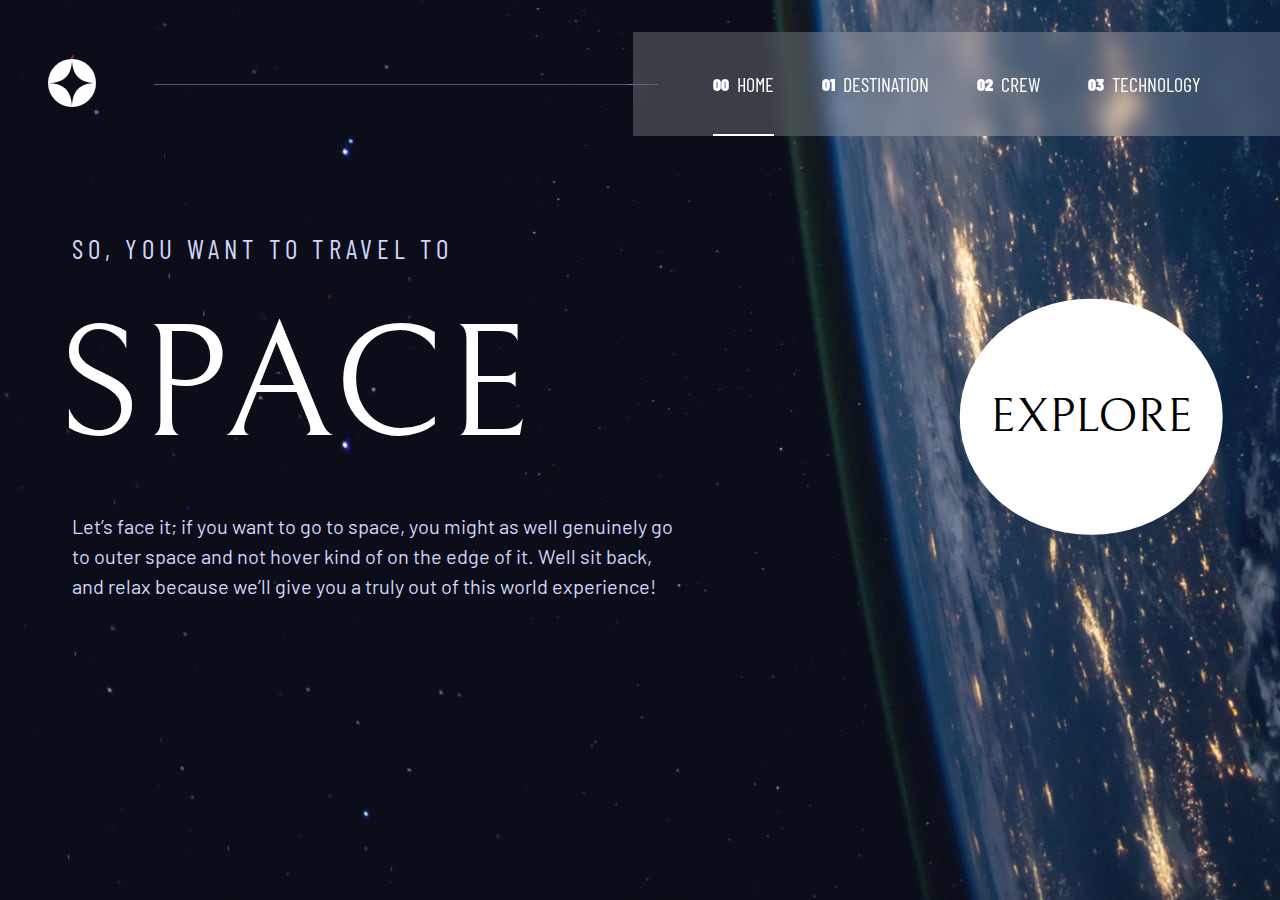
<file: index.html>
<!DOCTYPE html>
<html lang="en">
<head>
  <meta charset="UTF-8">
  <meta name="viewport" content="width=device-width, initial-scale=1.0">
  <link rel="preconnect" href="https://fonts.googleapis.com">
  <link rel="preconnect" href="https://fonts.gstatic.com" crossorigin>
  <link href="https://fonts.googleapis.com/css2?family=Barlow+Condensed&family=Barlow:wght@300;400&family=Bellefair&display=swap" rel="stylesheet">
  <link rel="icon" type="image/png" sizes="32x32" href="./assets/favicon-32x32.png">
  <link rel="stylesheet" href="./CSS/Home.css">
  <link rel="stylesheet" href="./CSS/Menu.css">
  <title>Space tourism website | Home</title>
</head>
<body>
<div class="MainHome">
  <header class="Header">
    <div class="LogoImg"><img src="./assets/shared/logo.svg" alt=""></div>
    <span class="Line"></span>
    <div class="MobileMenu">
      <span></span><span></span><span></span>
    </div>

    <nav class="MainNav">
      <ul class="NavUl">
        <li><a href="index.html"><span class="numberNav">00</span> HOME</a></li>
        <li><a href="Destination.html"><span class="numberNav">01</span> DESTINATION</a></li>
        <li><a href="Crew.html"><span class="numberNav">02</span> CREW</a></li>
        <li><a href="Tech.html"><span class="numberNav">03</span> TECHNOLOGY</a></li>
      </ul>
    </nav>

  </header>

  <main class="MainContent">
    <div class="TextsHome">
    <h3 class="SubtitleHome">SO, YOU WANT TO TRAVEL TO</h3>
    <h1 class="TitleHome">SPACE</h1>
    <p class="TextHome">Let’s face it; if you want to go to space, you might as well genuinely go to outer space and not hover kind of on the edge of it. Well sit back, and relax because we’ll give you a truly out of this world experience!</p>
  </div>
  <a class="ExploreBtn" href="./Destination.html"><span>EXPLORE</span></a>
  </main>
</div>
<script src="./Scripts/Menu.js"></script>
</body>
</html>
</file>
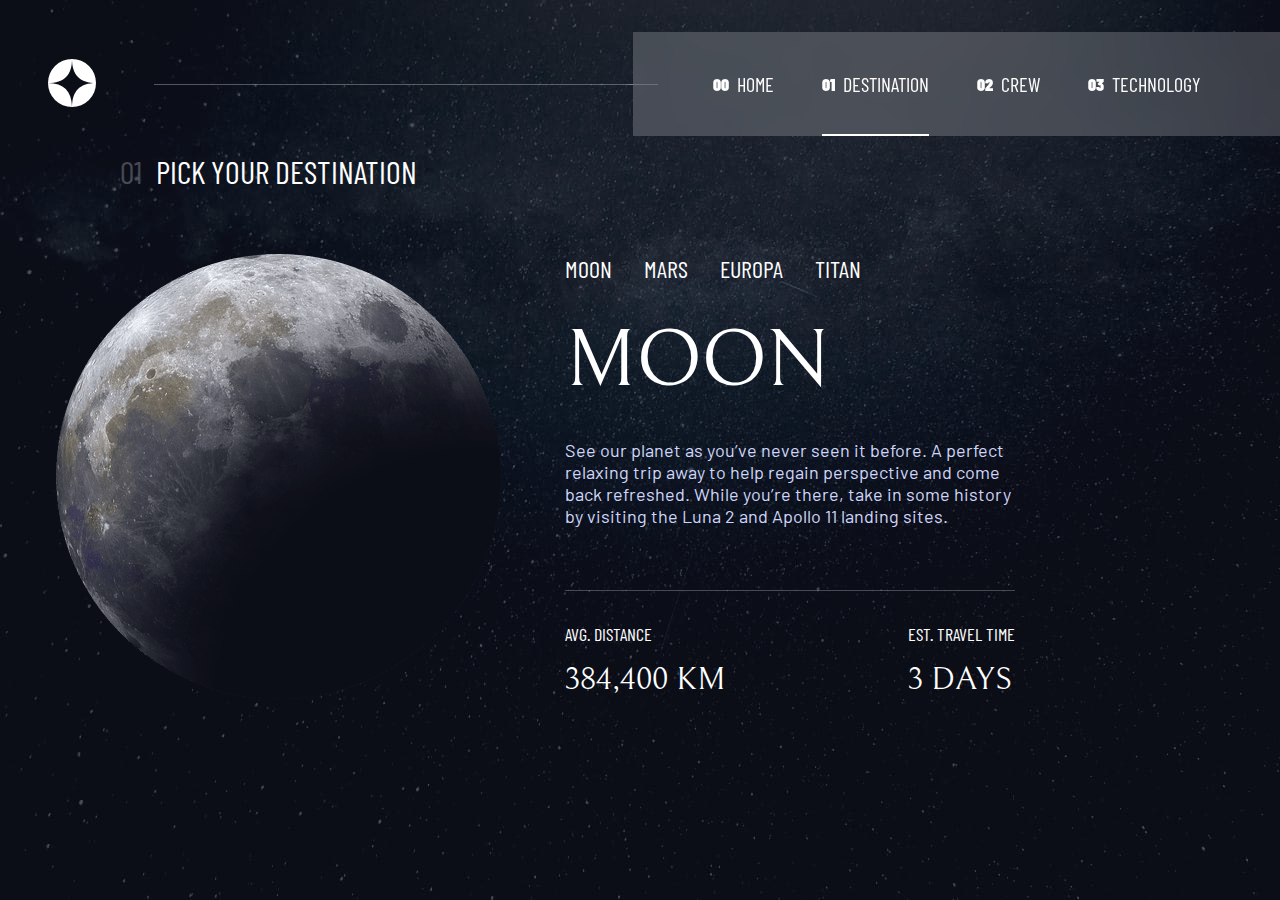
<file: Destination.html>
<!DOCTYPE html>
<html lang="en">
<head>
  <meta charset="UTF-8">
  <meta name="viewport" content="width=device-width, initial-scale=1.0">
  <link rel="preconnect" href="https://fonts.googleapis.com">
  <link rel="preconnect" href="https://fonts.gstatic.com" crossorigin>
  <link href="https://fonts.googleapis.com/css2?family=Barlow+Condensed&family=Barlow:wght@300;400&family=Bellefair&display=swap" rel="stylesheet">
  <link rel="icon" type="image/png" sizes="32x32" href="./assets/favicon-32x32.png">
  <link rel="stylesheet" href="./CSS/Destinations.css">
  <link rel="stylesheet" href="./CSS/Menu.css">
  <title>Space tourism website | Destinations</title>
</head>

<body>
  <div class="MainDesti">
    <header class="Header">
      <div class="LogoImg"><img src="./assets/shared/logo.svg" alt=""></div>
      <span class="Line"></span>
      <div class="MobileMenu">
        <span></span><span></span><span></span>
      </div>
  
      <nav class="MainNav">
        <ul class="NavUl">
          <li><a href="index.html"><span class="numberNav">00</span> HOME</a></li>
          <li><a href="Destination.html"><span class="numberNav">01</span> DESTINATION</a></li>
          <li><a href="Crew.html"><span class="numberNav">02</span> CREW</a></li>
          <li><a href="Tech.html"><span class="numberNav">03</span> TECHNOLOGY</a></li>
        </ul>
      </nav>
  
    </header>
  
    <main class="MainContent__Desti">
      <h2 class="DestiSub"><span class="DestiSubNumber">01</span> PICK YOUR DESTINATION</h2>
      <div class="InfosDestination">
        <div class="DestinationImg"><img src="./assets/destination/image-moon.png" alt=""></div>
        <div class="TextsDestinations">
          <nav class="DestinationNav">
            <ul class="DestinationUl">
              <li><a href="#" id="Moon">Moon</a></li>
              <li><a href="#" id="Mars">Mars</a></li>
              <li><a href="#" id="Europa">Europa</a></li>
              <li><a href="#" id="Titan">Titan</a></li>
            </ul>
          </nav>
          <h2 id="NamePlanet">MOON</h2>
          <p id="DescPlanet">See our planet as you’ve never seen it before. A perfect relaxing trip away to help regain perspective and come back refreshed. While you’re there, take in some history by visiting the Luna 2 and Apollo 11 landing sites.</p>

          <div class="Distance">
            <div class="DistanceInfo">
              <h3 class="DistanceSub">AVG. DISTANCE</h3>
              <h3 class="DescDistance">384,400 KM</h3>
            </div>
            <div class="DistanceInfo">
              <h3 class="DistanceSub">EST. TRAVEL TIME</h3>
              <h3 class="DescTime">3 DAYS</h3>
            </div>
          </div>
        </div>
      </div>
    </main>
  </div>
  <script src="./Scripts/Menu.js"></script>
  <script src="./Scripts/Destination.js"></script>
</body>
</html>
</file>
<file: CSS/Home.css>
/*font-family: 'Barlow', sans-serif;
font-family: 'Barlow Condensed', sans-serif;
font-family: 'Bellefair', serif;s*/

*{
  margin: 0;
  padding: 0;
  box-sizing: border-box;
  text-decoration: none;
  list-style: none;
  color: inherit;
} 
.MobileMenu{
  display: none;;
}
html,body{
  height: 100vh;
  overflow-x: hidden;
}
.MainHome{
  height: 100%;
}
body{
  background: url('../assets/home/background-home-desktop.jpg');
}
.MainHome{
  padding-top: 2rem;
}
.MainContent{
  max-width: 1200px;
  margin: 5rem auto 0 auto;
  display: flex;
  align-items: center;
  justify-content: space-between;
  padding: 1rem;
}
.TextsHome{
  display: grid;
  gap: 2rem;
}
.SubtitleHome{
  font-family: 'Barlow Condensed', sans-serif;
  font-size: 1.7rem;
  letter-spacing: 5px;
  color: #D0D6F9;
  font-weight: 400;
  margin-left: 1rem;
}
.TitleHome{
  font-size: 10rem;
  font-family: 'Bellefair', serif;
  font-weight: 400;
  color: white;
}
.TextHome{
  max-width: 55ch;
  font-size: 1.25rem;
  margin-left: 1rem;
  color: #D0D6F9;
  font-family: 'Barlow', sans-serif;
  line-height: 1.5;
}
.ExploreBtn{
  font-family: 'Bellefair', serif;
  background: none;
  border: none;
  cursor: pointer;
  font-size: 3rem;
  position: relative;
  z-index: 4;
  margin-right:2rem ;
}
.ExploreBtn span{
  position: relative;
  z-index: 20;
  display: block;
}
.ExploreBtn::before{
  content: '';
  display: block;
  width: 130%;
  height: 430%;
  background: white;
  position: absolute;
  border-radius: 50%;
  top: 50%;
  left: 50%;
  transform: translate(-50%,-50%);
  z-index: 0;
  box-shadow: 0 0 0 10px transparent;
  transition: .4s ease;
}
.ExploreBtn:hover::before{
  box-shadow: 1px 1px 0 20px rgba(255, 255, 255, .5);
}
@media (max-width:1100px) {
  html{
    height: max-content;
  }
  body{
    background: url('../assets/home/background-home-tablet.jpg')  no-repeat;
    background-position: center center;
    background-size: cover;
  }
  .Line{
    display: none;
  }
  .MainContent{
    flex-direction: column;
    text-align: center;
  }
  .ExploreBtn{
    margin-top: 8rem;
    margin-right: 0;
  }
  .MainHome{
    padding-top: 0;
  }
  .MainNav{
    padding: 0 1rem;
    background: rgba(200, 200, 200, .6);
    backdrop-filter: blur(0px);
  }
  .numberNav{
    display: none;
  }
  .NavUl{
    font-size: 1.2rem;
  }

}
@media (max-width:720px) {
  body{
    background: url('../assets/home/background-home-mobile.jpg')  no-repeat;
    background-position: bottom center;
    background-size: cover;
    height: 100vh;
  }
  .Header{
    padding-top: 1rem;
  }
    .MainContent{
      justify-content: center;
      align-items: center;
    }
    .SubtitleHome{
      font-size: 1.1rem;
    }
    .TitleHome{
      font-size: 6rem;
    }
    .TextHome{
      font-size: 1rem;
    }
    .ExploreBtn{
      font-size: 2rem;
    }
}
</file>
<file: CSS/Menu.css>
.Header{
  display: flex;
  justify-content: space-between;
  align-items: center;
  font-family: 'Barlow Condensed', sans-serif;
  color: white;
  position: relative;
}
.LogoImg{
  margin: 0 3rem;
}
.Line{
  display: block;
  width: 100%;
  height: 1px;
  background: rgba(255, 255, 255, .3);
  position: relative;
  left: 10px;
}
.Line::after{
  content: '';
  display: block;
  width: 6%;
  height: 1px;
  background: rgba(255, 255, 255, .2);
  position: absolute;
  right: -3%;
  z-index: 100;
}
.MainNav{
  background: rgba(255, 255, 255, .2);
  display: flex;
  backdrop-filter: blur(10px);
  padding: 0 5rem;
}
.NavUl{
  display: flex;
  align-items: center;
  justify-content: center;
  gap: 3rem;
  font-size: 1.25rem;
}
.NavUl li {
  cursor: pointer;
  position: relative;
}
.NavUl li::after{
  content: '';
  display: block;
  height: 2px;
  width: 100%;
  position: absolute;
  bottom: 0;
}
.NavUl li:hover::after, .NavUl .active::after{
  background: white;
}
.NavUl li a{
  display: flex;
  height: 100%;
  align-items: center;
  gap: .5rem;
  padding: 2.5rem 0;
}

.NavUl li a span{
  font-weight: 900;
  font-size: 1.1rem;
}

@media (max-width:1100px) {
  .Line{
    display: none;
  }
  .MainNav{
    padding: 0 2rem;
    background: rgba(200, 200, 200, .6);
    backdrop-filter: blur(0px);
  }
  .numberNav{
    display: none;
  }
  .NavUl{
    font-size: 1.2rem;
  }
  .NavUl li a{
    padding: 2rem 0 !important;
  }

}
@media (max-width:720px) {
    .MobileMenu{
      display: block;
      margin-right: 2rem;
      display: grid;
      gap: .3rem;
      position: relative;
      z-index: 100;
    }
    .MobileMenu span{
      display: block;
      width: 25px;
      height: 3px;
      background: white;
      transition: .3s ease;
    }
    .MobileMenu.active span:first-child{
      transform: translate(0px, 8px) rotate(-45deg);
    }
    .MobileMenu.active span:last-child{
      transform: translate(0px, -8px) rotate(45deg);
    }
    .MobileMenu.active span:nth-child(2){
     opacity: 0;
    }
    .MobileMenu.active ~ .MainNav{
      right: 0;
    }
    .MainNav{
      position: absolute;
      z-index: 90;
      right: -100%;
      top: -0rem;
      padding: 1rem 5rem 1rem 2rem;
      height: 100vh;
      background: rgba(255, 255, 255, .2);
      backdrop-filter: blur(20px);
      transition: .3s ease;
    }
    .NavUl{
      flex-direction: column;
      align-items: flex-start;
      justify-content: center;
      gap: .5rem;
    }
    .NavUl li{
      font-size: 1.5rem;
    }
    .NavUl li a{
      padding: 0 ;
    }
    .NavUl li::after{display: none;}
    .numberNav{display: block;}
}
</file>
<file: CSS/Destinations.css>
*{
  margin: 0;
  padding: 0;
  box-sizing: border-box;
  list-style: none;
  text-decoration: none;
  color: inherit;
}
html{
  overflow: hidden;
  height: 100vh;
}
body{
height: 100%;
overflow: hidden;
background: url("../assets/destination/background-destination-desktop.jpg") no-repeat;
background-size: cover;
}

.Header{
  padding-top: 2rem;
}
.MainContent__Desti{
  max-width: 1200px;
  margin: 1rem auto;
  padding: 0 1rem;
}

.DestiSub{
  font-size: 2rem;
  color: white;
  font-family: 'Barlow Condensed', sans-serif;
  font-weight: 400;
  margin-bottom: 4rem;
  margin-left: 4rem;
}
.DestiSubNumber{
  color: rgba(255, 255, 255, .25);
  margin-right: .5rem;
}

.InfosDestination{
  display: flex;
  gap: 4rem;  
}
.TextsDestinations{
  display: flex;
  flex-direction: column;
  gap: 2rem;
}
.DestinationUl{
  display: flex;
  gap: 2rem;
  font-size: 1.5rem;
  font-family: 'Barlow Condensed', sans-serif;
  color: white;
  text-transform: uppercase;
}
#NamePlanet{
  font-size: 5rem;
  font-family: "Bellefair", serif;
  font-weight: 400;
  color: white;
}

#DescPlanet{
  font-family: "Barlow", sans-serif;
  color: #D0D6F9;
  font-size: 1.125rem;
  max-width: 45ch;
  padding-bottom: 4rem;
  position: relative;
}

#DescPlanet::after{
  content: '';
  display: block;
  width: 100%;
  height: 1px;
  background: rgba(255, 255, 255, .25);
  position: absolute;
  bottom: 0;
}

.Distance{
  display: flex;
  align-items: center;
  justify-content: space-between;
  color: white;
}

.DistanceSub{
  font-family: "Barlow Condensed", sans-serif;
  font-weight: 400;
  font-size: 1.125rem;
  margin-bottom: 1rem;
}
.DescDistance, .DescTime{
  font-family: "Bellefair", serif;
  font-size: 2rem;
  font-weight: 400;
}
.DestinationImg{
  animation: Planet 10s ease infinite;
  height: max-content;
  width: max-content;
  border-radius: 50%;  
}
.DestinationImg img{
  max-width: 100%;
}
@keyframes Planet {
  to{
    transform: rotate(360deg);
  }
}

@media (max-width:720px) {
  html,body{
    overflow-y: auto;
    text-align: center;
  }
  .DestiSub{
    margin-left: 0;
  }
    .InfosDestination{
      display: grid;
      justify-items: center;
    }
    .DestinationUl{
      justify-content: center;
    }
    .DestinationImg{
      max-width: 300px;
    }
  }
  @media (max-width:410px) {
      .DestiSub{
        font-size: 1.5rem;
      }
      .DestinationImg{
        max-width: 150px;
      }
      .DestinationUl {
        font-size: 1rem;
      }
      #NamePlanet{
        font-size: 3rem;
      }
      #DescPlanet{
        font-size: 1rem;
      }
      .Distance{
        display: grid;
        gap: 2rem;
        justify-content: center;
      }
  }
</file>
